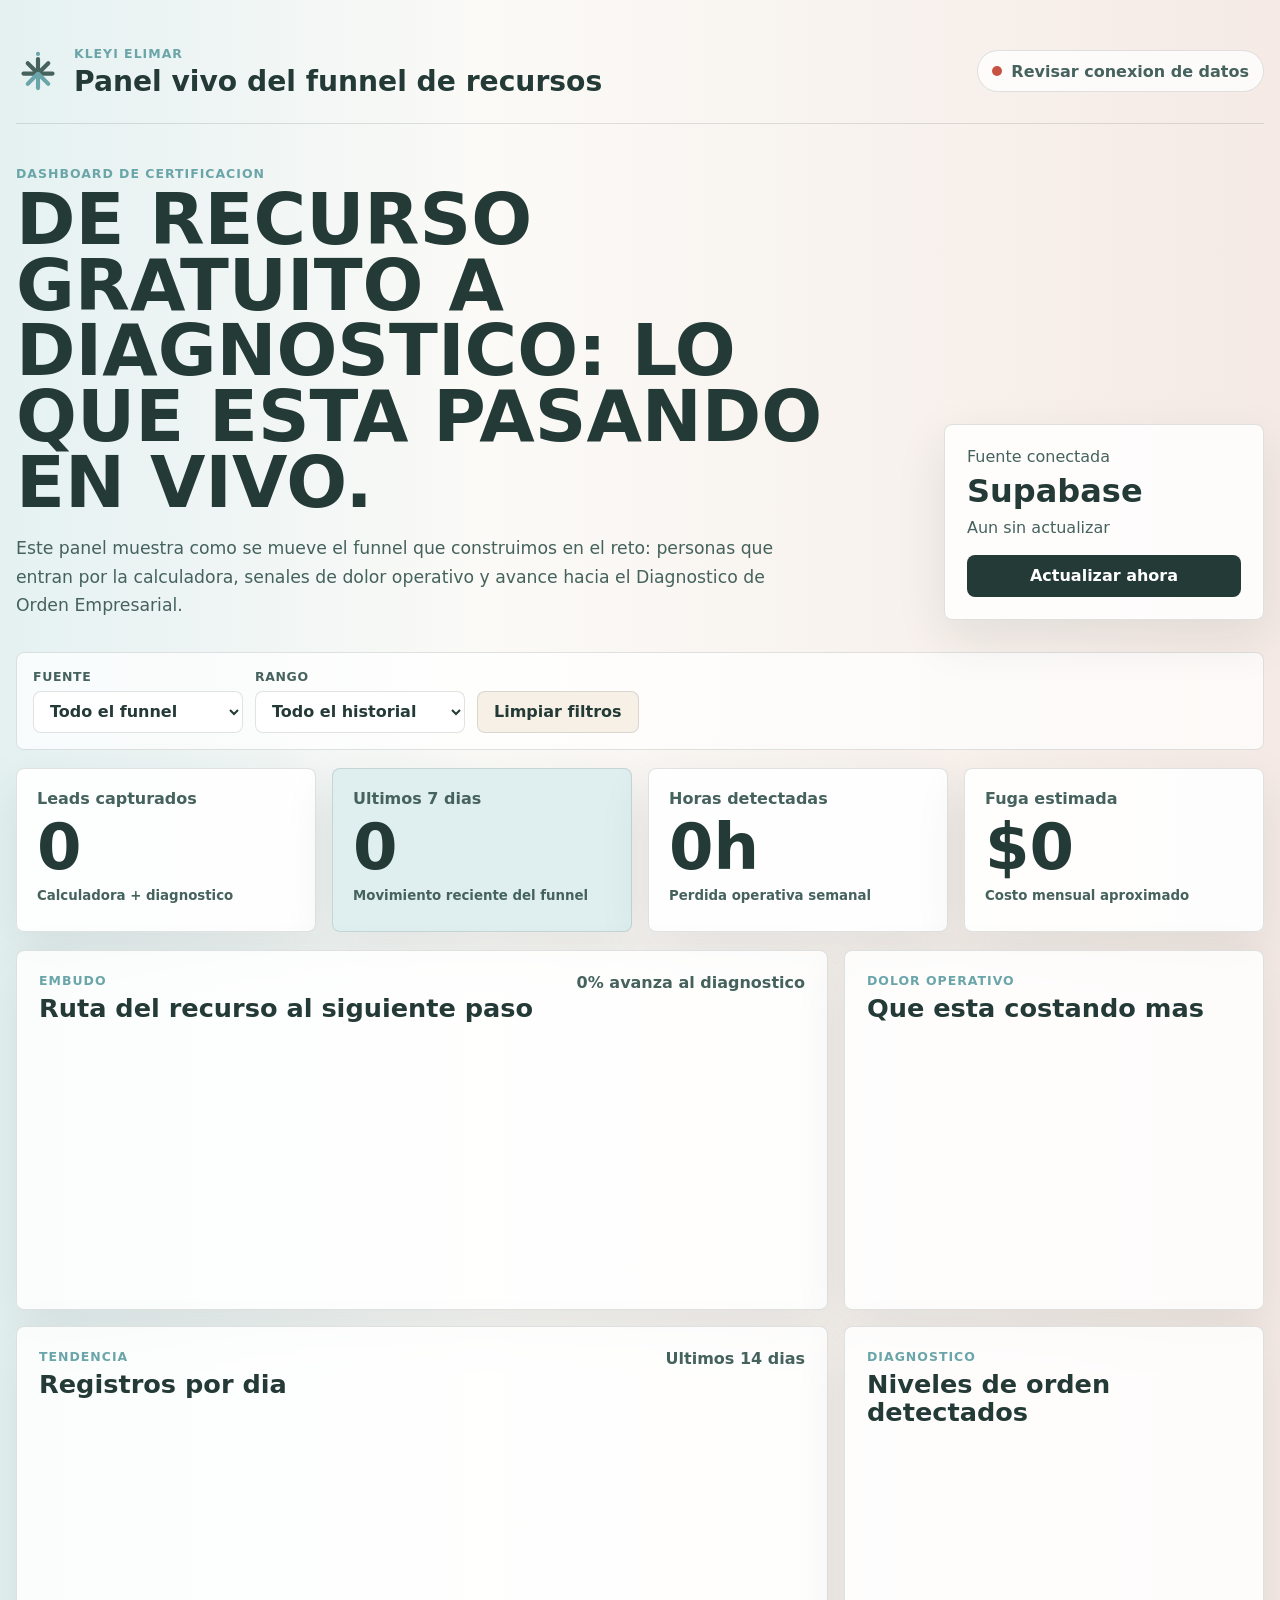
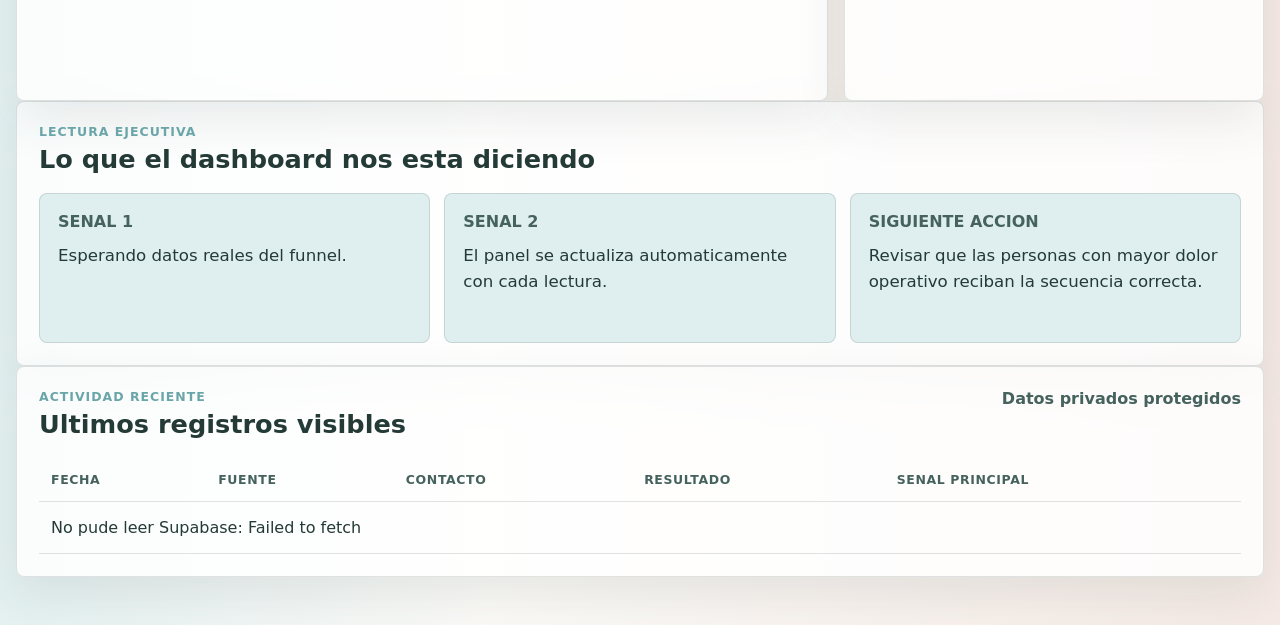
<file: dashboard-funnel-kleyi/index.html>
<!doctype html>
<html lang="es">
  <head>
    <meta charset="utf-8" />
    <meta name="viewport" content="width=device-width, initial-scale=1" />
    <title>Dashboard Vivo | Funnel de Recursos Kleyi Elimar</title>
    <meta
      name="description"
      content="Dashboard vivo del funnel de recursos de Kleyi Elimar conectado a Supabase."
    />
    <link rel="stylesheet" href="./styles.css" />
  </head>
  <body>
    <div class="app-shell">
      <header class="topbar">
        <div class="brand-lockup">
          <img src="./assets/kleyi-icon.svg" alt="" class="brand-mark" />
          <div>
            <p class="eyebrow">Kleyi Elimar</p>
            <h1>Panel vivo del funnel de recursos</h1>
          </div>
        </div>
        <div class="status-pill" id="connectionStatus">
          <span class="status-dot"></span>
          Conectando con Supabase
        </div>
      </header>

      <main>
        <section class="intro-grid" aria-labelledby="dashboard-title">
          <div>
            <p class="section-kicker">Dashboard de certificacion</p>
            <h2 id="dashboard-title">De recurso gratuito a diagnostico: lo que esta pasando en vivo.</h2>
            <p class="intro-copy">
              Este panel muestra como se mueve el funnel que construimos en el reto:
              personas que entran por la calculadora, senales de dolor operativo y avance
              hacia el Diagnostico de Orden Empresarial.
            </p>
          </div>
          <div class="refresh-panel">
            <p>Fuente conectada</p>
            <strong>Supabase</strong>
            <span id="lastUpdated">Aun sin actualizar</span>
            <button type="button" id="refreshButton">Actualizar ahora</button>
          </div>
        </section>

        <section class="filter-panel" aria-label="Filtros del dashboard">
          <div class="filter-group">
            <label for="sourceFilter">Fuente</label>
            <select id="sourceFilter">
              <option value="all">Todo el funnel</option>
              <option value="Calculadora">Calculadora</option>
              <option value="Diagnostico">Diagnostico</option>
            </select>
          </div>
          <div class="filter-group">
            <label for="rangeFilter">Rango</label>
            <select id="rangeFilter">
              <option value="all">Todo el historial</option>
              <option value="7">Ultimos 7 dias</option>
              <option value="14">Ultimos 14 dias</option>
              <option value="30">Ultimos 30 dias</option>
            </select>
          </div>
          <button type="button" id="resetFilters">Limpiar filtros</button>
        </section>

        <section class="kpi-grid" aria-label="Metricas principales">
          <article class="kpi-card">
            <span class="kpi-label">Leads capturados</span>
            <strong id="totalLeads">0</strong>
            <small>Calculadora + diagnostico</small>
          </article>
          <article class="kpi-card accent">
            <span class="kpi-label">Ultimos 7 dias</span>
            <strong id="recentLeads">0</strong>
            <small>Movimiento reciente del funnel</small>
          </article>
          <article class="kpi-card">
            <span class="kpi-label">Horas detectadas</span>
            <strong id="weeklyHours">0h</strong>
            <small>Perdida operativa semanal</small>
          </article>
          <article class="kpi-card">
            <span class="kpi-label">Fuga estimada</span>
            <strong id="monthlyCost">$0</strong>
            <small>Costo mensual aproximado</small>
          </article>
        </section>

        <section class="content-grid">
          <article class="panel wide">
            <div class="panel-heading">
              <div>
                <p class="section-kicker">Embudo</p>
                <h3>Ruta del recurso al siguiente paso</h3>
              </div>
              <span class="panel-note" id="conversionRate">0% avanza al diagnostico</span>
            </div>
            <div class="funnel" id="funnelChart" aria-label="Embudo del funnel"></div>
          </article>

          <article class="panel">
            <div class="panel-heading">
              <div>
                <p class="section-kicker">Dolor operativo</p>
                <h3>Que esta costando mas</h3>
              </div>
            </div>
            <div class="signal-list" id="painSignals"></div>
          </article>
        </section>

        <section class="content-grid">
          <article class="panel">
            <div class="panel-heading">
              <div>
                <p class="section-kicker">Tendencia</p>
                <h3>Registros por dia</h3>
              </div>
              <span class="panel-note">Ultimos 14 dias</span>
            </div>
            <div class="bar-chart" id="dailyChart" aria-label="Registros diarios"></div>
          </article>

          <article class="panel">
            <div class="panel-heading">
              <div>
                <p class="section-kicker">Diagnostico</p>
                <h3>Niveles de orden detectados</h3>
              </div>
            </div>
            <div class="level-chart" id="levelChart"></div>
          </article>
        </section>

        <section class="panel">
          <div class="panel-heading">
            <div>
              <p class="section-kicker">Lectura ejecutiva</p>
              <h3>Lo que el dashboard nos esta diciendo</h3>
            </div>
          </div>
          <div class="insight-grid">
            <div>
              <span>Senal 1</span>
              <p id="insightOne">Esperando datos reales del funnel.</p>
            </div>
            <div>
              <span>Senal 2</span>
              <p id="insightTwo">El panel se actualiza automaticamente con cada lectura.</p>
            </div>
            <div>
              <span>Siguiente accion</span>
              <p id="insightThree">Revisar que las personas con mayor dolor operativo reciban la secuencia correcta.</p>
            </div>
          </div>
        </section>

        <section class="panel">
          <div class="panel-heading">
            <div>
              <p class="section-kicker">Actividad reciente</p>
              <h3>Ultimos registros visibles</h3>
            </div>
            <span class="panel-note">Datos privados protegidos</span>
          </div>
          <div class="table-wrap">
            <table>
              <thead>
                <tr>
                  <th data-sort="date">Fecha</th>
                  <th data-sort="source">Fuente</th>
                  <th data-sort="contact">Contacto</th>
                  <th data-sort="level">Resultado</th>
                  <th data-sort="signal">Senal principal</th>
                </tr>
              </thead>
              <tbody id="recentTable">
                <tr>
                  <td colspan="5">Cargando datos...</td>
                </tr>
              </tbody>
            </table>
          </div>
        </section>
      </main>
    </div>

    <script src="./app.js" defer></script>
  </body>
</html>
</file>
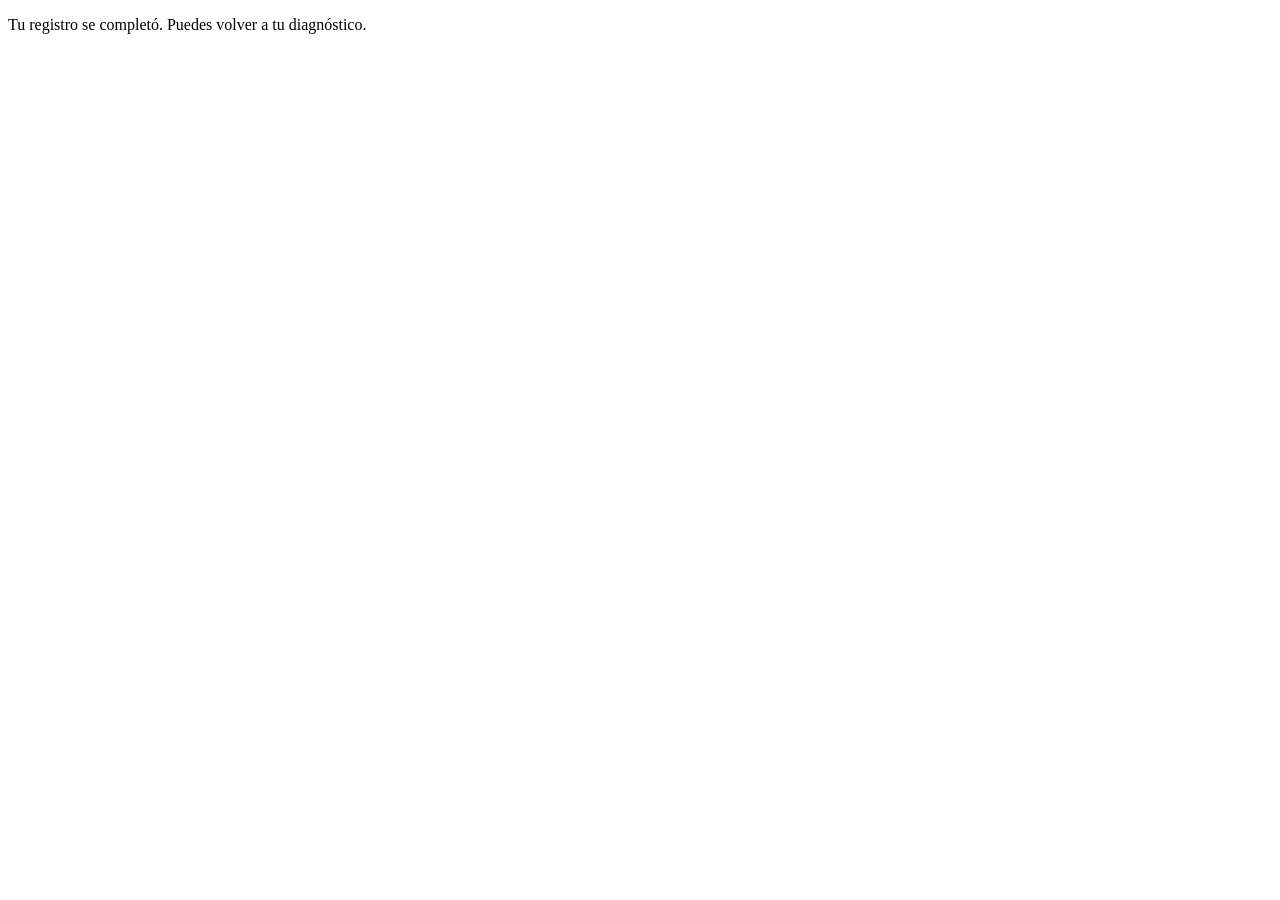
<file: registro-confirmado.html>
<!doctype html>
<html lang="es"><meta charset="utf-8"><meta name="viewport" content="width=device-width, initial-scale=1"><title>Registro confirmado | Kleyi Elimar</title>
<body><p>Tu registro se completó. Puedes volver a tu diagnóstico.</p>
<script>
if (window.parent !== window) {
  ["https://info.kleyielimar.com", "https://kleyielimar.github.io"].forEach(function(origin) {
    window.parent.postMessage({type:"systeme-registration-confirmed"}, origin);
  });
}
</script></body></html>
</file>
<file: dashboard-funnel-kleyi/styles.css>
:root {
  --ink: #243a36;
  --ink-soft: #45625d;
  --teal: #6aa5a9;
  --mint: #dfeff0;
  --paper: #fbfaf7;
  --cream: #f6f0e6;
  --coral: #c86444;
  --rose: #efd9d1;
  --line: rgba(36, 58, 54, 0.14);
  --shadow: 0 18px 50px rgba(36, 58, 54, 0.1);
  --radius: 8px;
}

* {
  box-sizing: border-box;
}

body {
  margin: 0;
  font-family:
    Inter, ui-sans-serif, system-ui, -apple-system, BlinkMacSystemFont, "Segoe UI",
    sans-serif;
  color: var(--ink);
  background:
    linear-gradient(90deg, rgba(223, 239, 240, 0.8), rgba(251, 250, 247, 0.9) 38%, rgba(239, 217, 209, 0.48)),
    var(--paper);
}

button,
input,
select {
  font: inherit;
}

.app-shell {
  width: min(1480px, calc(100% - 32px));
  margin: 0 auto;
  padding: 28px 0 48px;
}

.topbar {
  display: flex;
  align-items: center;
  justify-content: space-between;
  gap: 18px;
  padding: 18px 0 26px;
  border-bottom: 1px solid var(--line);
}

.brand-lockup {
  display: flex;
  align-items: center;
  gap: 14px;
}

.brand-mark {
  width: 44px;
  height: 44px;
}

.eyebrow,
.section-kicker {
  margin: 0 0 6px;
  color: var(--teal);
  font-size: 0.78rem;
  font-weight: 800;
  letter-spacing: 0.08em;
  text-transform: uppercase;
}

h1,
h2,
h3,
p {
  margin-top: 0;
}

h1 {
  margin-bottom: 0;
  font-size: clamp(1.4rem, 2.2vw, 2rem);
  line-height: 1.05;
}

h2 {
  max-width: 840px;
  margin-bottom: 18px;
  font-size: clamp(2.4rem, 5.6vw, 5.8rem);
  line-height: 0.92;
  text-transform: uppercase;
}

h3 {
  margin-bottom: 0;
  font-size: clamp(1.25rem, 2vw, 1.65rem);
  line-height: 1.1;
}

.status-pill {
  display: inline-flex;
  align-items: center;
  gap: 9px;
  min-height: 42px;
  padding: 10px 14px;
  border: 1px solid var(--line);
  border-radius: 999px;
  background: rgba(255, 255, 255, 0.78);
  color: var(--ink-soft);
  font-weight: 800;
  white-space: nowrap;
}

.status-dot {
  width: 10px;
  height: 10px;
  border-radius: 999px;
  background: #d9a441;
}

.status-pill.is-live .status-dot {
  background: #4f9d69;
}

.status-pill.is-error .status-dot {
  background: #c85242;
}

.intro-grid {
  display: grid;
  grid-template-columns: minmax(0, 1fr) 320px;
  gap: 28px;
  align-items: end;
  padding: 42px 0 28px;
}

.intro-copy {
  max-width: 760px;
  margin-bottom: 0;
  color: var(--ink-soft);
  font-size: 1.08rem;
  line-height: 1.65;
}

.refresh-panel,
.panel,
.kpi-card {
  border: 1px solid var(--line);
  border-radius: var(--radius);
  background: rgba(255, 255, 255, 0.84);
  box-shadow: var(--shadow);
}

.refresh-panel {
  padding: 22px;
}

.refresh-panel p,
.refresh-panel span {
  display: block;
  margin: 0;
  color: var(--ink-soft);
}

.refresh-panel strong {
  display: block;
  margin: 6px 0 8px;
  font-size: 2rem;
}

.refresh-panel button {
  width: 100%;
  min-height: 42px;
  margin-top: 18px;
  border: 0;
  border-radius: var(--radius);
  background: var(--ink);
  color: white;
  font-weight: 800;
  cursor: pointer;
}

.filter-panel {
  display: flex;
  flex-wrap: wrap;
  align-items: end;
  gap: 12px;
  margin: 4px 0 18px;
  padding: 16px;
  border: 1px solid var(--line);
  border-radius: var(--radius);
  background: rgba(255, 255, 255, 0.72);
}

.filter-group {
  display: grid;
  gap: 7px;
  min-width: 210px;
}

.filter-group label {
  color: var(--ink-soft);
  font-size: 0.78rem;
  font-weight: 900;
  letter-spacing: 0.05em;
  text-transform: uppercase;
}

.filter-group select {
  min-height: 42px;
  border: 1px solid var(--line);
  border-radius: var(--radius);
  background: white;
  color: var(--ink);
  padding: 0 12px;
  font-weight: 750;
}

.filter-panel button {
  min-height: 42px;
  border: 1px solid var(--line);
  border-radius: var(--radius);
  background: var(--cream);
  color: var(--ink);
  padding: 0 16px;
  font-weight: 850;
  cursor: pointer;
}

.kpi-grid {
  display: grid;
  grid-template-columns: repeat(4, minmax(0, 1fr));
  gap: 16px;
  margin: 14px 0 18px;
}

.kpi-card {
  min-height: 164px;
  padding: 20px;
  background: rgba(255, 255, 255, 0.9);
}

.kpi-card.accent {
  background: var(--mint);
}

.kpi-label {
  display: block;
  color: var(--ink-soft);
  font-weight: 800;
}

.kpi-card strong {
  display: block;
  margin: 10px 0 8px;
  font-size: clamp(2.5rem, 5vw, 4.4rem);
  line-height: 0.92;
}

.kpi-card small,
.panel-note {
  color: var(--ink-soft);
  font-weight: 700;
}

.content-grid {
  display: grid;
  grid-template-columns: minmax(0, 1.45fr) minmax(340px, 0.75fr);
  gap: 16px;
  margin-top: 16px;
}

.panel {
  padding: 22px;
}

.panel.wide {
  min-height: 360px;
}

.panel-heading {
  display: flex;
  align-items: flex-start;
  justify-content: space-between;
  gap: 16px;
  margin-bottom: 20px;
}

.funnel {
  display: grid;
  gap: 12px;
}

.funnel-row {
  display: grid;
  grid-template-columns: 190px minmax(0, 1fr) 90px;
  gap: 14px;
  align-items: center;
}

.funnel-label {
  color: var(--ink-soft);
  font-weight: 800;
}

.funnel-track {
  height: 40px;
  overflow: hidden;
  border: 1px solid var(--line);
  border-radius: var(--radius);
  background: var(--cream);
}

.funnel-fill {
  min-width: 4px;
  height: 100%;
  border-radius: inherit;
  background: var(--ink-soft);
}

.funnel-count {
  text-align: right;
  font-size: 1.35rem;
  font-weight: 900;
}

.signal-list,
.level-chart {
  display: grid;
  gap: 12px;
}

.signal-item,
.level-row {
  border: 1px solid var(--line);
  border-radius: var(--radius);
  padding: 14px;
  background: rgba(246, 240, 230, 0.6);
}

.signal-item strong,
.level-row strong {
  display: block;
  margin-bottom: 6px;
}

.meter {
  height: 9px;
  overflow: hidden;
  border-radius: 999px;
  background: rgba(69, 98, 93, 0.14);
}

.meter span {
  display: block;
  height: 100%;
  border-radius: inherit;
  background: var(--coral);
}

.bar-chart {
  display: grid;
  grid-template-columns: repeat(14, minmax(24px, 1fr));
  align-items: end;
  gap: 8px;
  min-height: 260px;
  padding-top: 12px;
}

.bar {
  display: grid;
  align-items: end;
  gap: 8px;
  min-height: 220px;
}

.bar span {
  display: block;
  min-height: 4px;
  border-radius: 6px 6px 0 0;
  background: linear-gradient(180deg, var(--teal), var(--ink-soft));
}

.bar small {
  color: var(--ink-soft);
  font-size: 0.72rem;
  font-weight: 800;
  text-align: center;
}

.insight-grid {
  display: grid;
  grid-template-columns: repeat(3, minmax(0, 1fr));
  gap: 14px;
}

.insight-grid div {
  min-height: 150px;
  padding: 18px;
  border: 1px solid var(--line);
  border-radius: var(--radius);
  background: var(--mint);
}

.insight-grid span {
  display: block;
  margin-bottom: 12px;
  color: var(--ink-soft);
  font-weight: 900;
  text-transform: uppercase;
}

.insight-grid p {
  margin-bottom: 0;
  font-size: 1.04rem;
  line-height: 1.55;
}

.table-wrap {
  overflow-x: auto;
}

table {
  width: 100%;
  border-collapse: collapse;
  min-width: 780px;
}

th,
td {
  padding: 14px 12px;
  border-bottom: 1px solid var(--line);
  text-align: left;
  vertical-align: top;
}

th {
  color: var(--ink-soft);
  font-size: 0.78rem;
  letter-spacing: 0.05em;
  text-transform: uppercase;
}

th[data-sort] {
  cursor: pointer;
  user-select: none;
}

th[data-sort]:hover {
  color: var(--ink);
}

th.is-sorted::after {
  content: " ↓";
  color: var(--coral);
}

th.is-sorted.is-asc::after {
  content: " ↑";
}

td {
  line-height: 1.45;
}

.empty-state {
  border: 1px dashed rgba(69, 98, 93, 0.35);
  border-radius: var(--radius);
  padding: 20px;
  color: var(--ink-soft);
  background: rgba(255, 255, 255, 0.55);
}

@media (max-width: 980px) {
  .topbar,
  .panel-heading {
    align-items: flex-start;
    flex-direction: column;
  }

  .intro-grid,
  .content-grid,
  .insight-grid {
    grid-template-columns: 1fr;
  }

  .kpi-grid {
    grid-template-columns: repeat(2, minmax(0, 1fr));
  }

  .filter-panel {
    align-items: stretch;
    flex-direction: column;
  }

  .filter-group {
    min-width: 100%;
  }
}

@media (max-width: 640px) {
  .app-shell {
    width: min(100% - 22px, 1480px);
    padding-top: 12px;
  }

  h2 {
    font-size: 2.35rem;
  }

  .kpi-grid {
    grid-template-columns: 1fr;
  }

  .funnel-row {
    grid-template-columns: 1fr;
  }

  .funnel-count {
    text-align: left;
  }

  .bar-chart {
    gap: 5px;
  }
}
</file>
